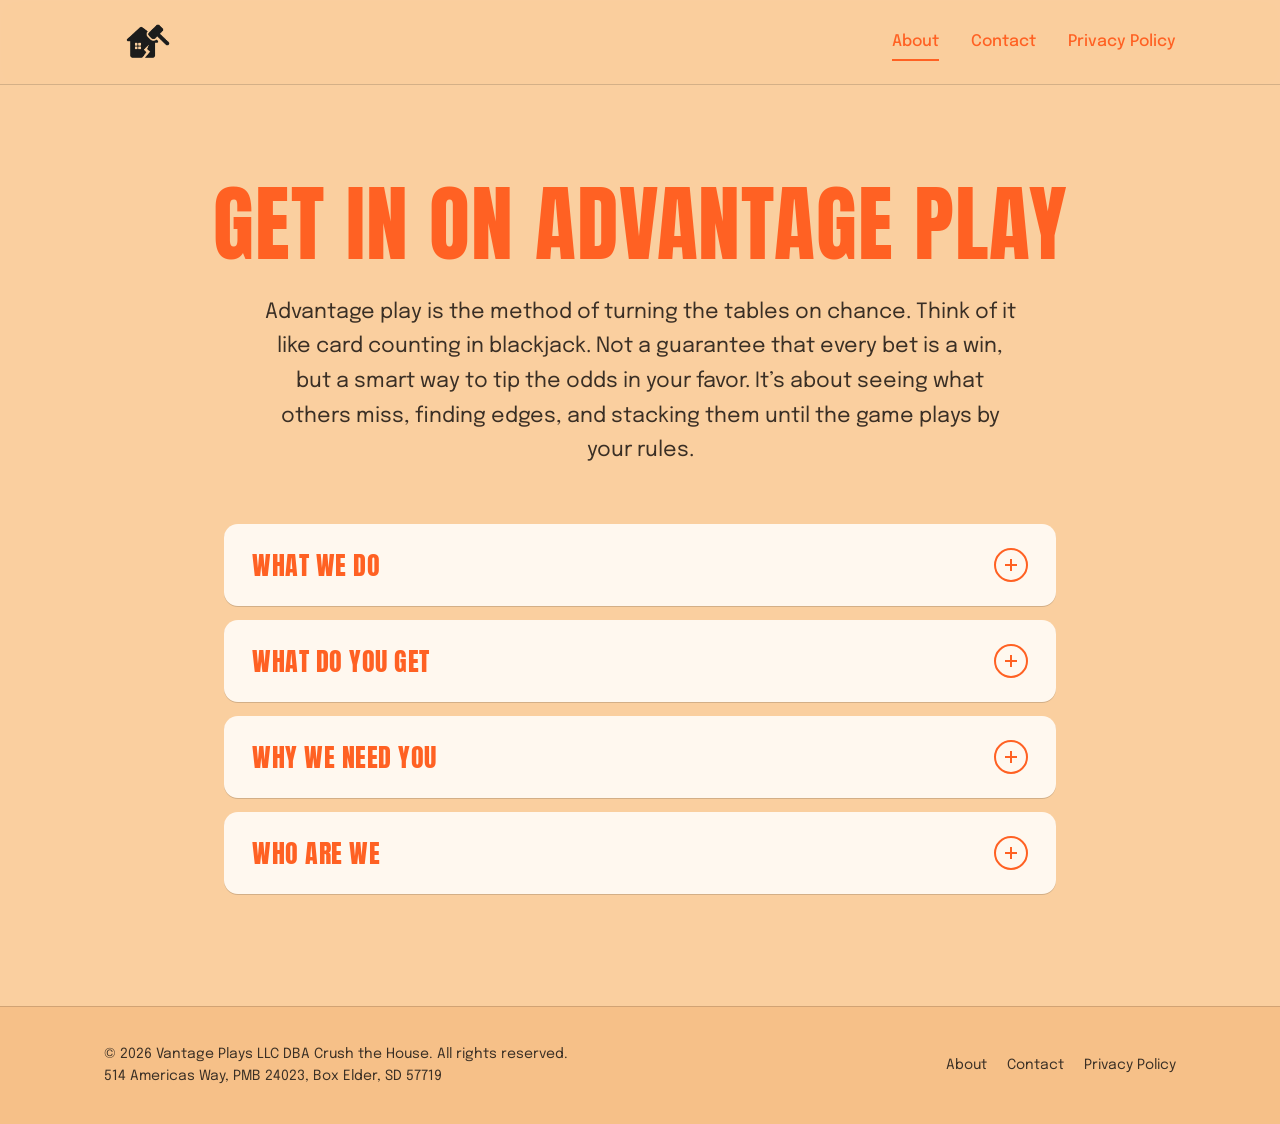
<file: index.html>
<!doctype html>
<html lang="en">
<head>
<meta charset="utf-8">
<meta name="viewport" content="width=device-width, initial-scale=1">
<title>Crush the House | Enhance Your Play Today - Learn More</title>
<meta name="description" content="Learn about Crush the House and discover strategies to improve your advantage play and maximize casino benefits with expert consulting services.">
<link rel="canonical" href="https://www.crushthehouse.com/">
<meta property="og:site_name" content="Crush the House">
<meta property="og:title" content="Crush the House | Enhance Your Play Today - Learn More">
<meta property="og:description" content="Learn about Crush the House and discover strategies to improve your advantage play and maximize casino benefits with expert consulting services.">
<meta property="og:type" content="website">
<meta property="og:url" content="https://www.crushthehouse.com/">
<meta property="og:image" content="https://www.crushthehouse.com/logo.webp">
<meta name="twitter:card" content="summary">
<link rel="icon" href="/logo.webp" type="image/webp">
<link rel="stylesheet" href="/styles.css">
</head>
<body>
<a class="skip" href="#page">Skip to Content</a>
<header class="site-header">
  <div class="container">
    <a class="logo" href="/" aria-label="Crush the House home">
      <img class="logo-house" src="/logo-house.webp" alt="" width="300" height="200">
      <img class="logo-hammer" src="/logo-hammer.webp" alt="" width="300" height="200">
    </a>
    <nav class="site-nav" aria-label="Main">
      <a href="/" aria-current="page">About</a>
      <a href="/contact">Contact</a>
      <a href="/new-page">Privacy Policy</a>
    </nav>
  </div>
</header>

<main id="page">
  <section class="hero container">
    <h1 class="display hero-title" aria-label="Get in on Advantage Play"><span class="word" style="--i:0" aria-hidden="true">Get</span> <span class="word" style="--i:1" aria-hidden="true">in</span> <span class="word" style="--i:2" aria-hidden="true">on</span> <span class="word accent" style="--i:3" aria-hidden="true">Advantage</span> <span class="word accent" style="--i:4" aria-hidden="true">Play</span></h1>
    <p class="lead">Advantage play is the method of turning the tables on chance. Think of it like card counting in blackjack. Not a guarantee that every bet is a win, but a smart way to tip the odds in your favor. It’s about seeing what others miss, finding edges, and stacking them until the game plays by your rules.</p>
  </section>

  <section class="accordion container">
      <details>
        <summary>What we do<span class="icon" aria-hidden="true"></span></summary>
        <div class="body"><p>Whenever someone says, “You can’t beat the house”, think again. Our consulting can help push you over the edge to find strategies, locations, and general business solutions to turn bets from a losing play to guaranteed income.</p></div>
      </details>
      <details>
        <summary>What do you get<span class="icon" aria-hidden="true"></span></summary>
        <div class="body"><p>We offer flexible plans to fit your style. Our core plan takes a passive approach where you remotely put in minimal time commitments (1-5 hours a month) and receive a steady monthly payout. For players who want more involvement in operations, we also provide consulting that allows you to be hands-on with the potential for a much higher upside.</p></div>
      </details>
      <details>
        <summary>Why we need you<span class="icon" aria-hidden="true"></span></summary>
        <div class="body"><p>We get it, this sounds like one of those too-good-to-be-true pitches. It’s not. There are real, legal strategies that exploit how casinos structure games and promotions, but those opportunities are limited and time-sensitive. We’ve personally been banned or restricted from most casinos for using these approaches, which is why we need reliable, committed players to put strategies into action. We’re not a charity. This is a business arrangement designed to be fair and transparent. You’re compensated for your time and skill, and we share the upside.</p></div>
      </details>
      <details>
        <summary>Who are we<span class="icon" aria-hidden="true"></span></summary>
        <div class="body"><p>We’re a team of dedicated professionals with deep ties to the advantage play community, giving us access to the latest strategies and proven methods to help you stay ahead.</p></div>
      </details>
  </section>
</main>

<footer class="site-footer">
  <div class="container">
    <p>© 2026 Vantage Plays LLC DBA Crush the House. All rights reserved.<br>514 Americas Way, PMB 24023, Box Elder, SD 57719</p>
    <nav aria-label="Footer">
      <a href="/">About</a>
      <a href="/contact">Contact</a>
      <a href="/new-page">Privacy Policy</a>
    </nav>
  </div>
</footer>
<script>
(() => {
  const logo = document.querySelector('.logo');
  if (!logo || matchMedia('(prefers-reduced-motion: reduce)').matches) return;
  const play = () => {
    if (logo.classList.contains('strike')) return;
    logo.classList.add('strike');
  };
  logo.querySelector('.logo-hammer').addEventListener('animationend', () => logo.classList.remove('strike'));
  logo.addEventListener('mouseenter', play);
  logo.addEventListener('focus', play);
  logo.addEventListener('touchstart', play, { passive: true });
  window.addEventListener('load', () => setTimeout(play, 300));
})();
</script>
<script>
(() => {
  // Smooth open/close for the accordion
  const reduce = matchMedia('(prefers-reduced-motion: reduce)').matches;
  document.querySelectorAll('.accordion details').forEach((d) => {
    const summary = d.querySelector('summary');
    const body = d.querySelector('.body');
    let anim = null;
    summary.addEventListener('click', (e) => {
      if (reduce) return;
      e.preventDefault();
      const opening = !d.open || d.classList.contains('closing');
      const start = d.open ? body.offsetHeight : 0;
      if (anim) anim.cancel();
      d.classList.remove('closing');
      if (opening) {
        d.open = true;
        const end = body.scrollHeight;
        anim = body.animate(
          [{ height: start + 'px', opacity: 0, transform: 'translateY(-6px)' },
           { height: end + 'px', opacity: 1, transform: 'none' }],
          { duration: 380, easing: 'cubic-bezier(.2, .7, .2, 1)' });
      } else {
        d.classList.add('closing');
        anim = body.animate(
          [{ height: start + 'px', opacity: 1 }, { height: '0px', opacity: 0 }],
          { duration: 280, easing: 'cubic-bezier(.4, 0, .2, 1)', fill: 'forwards' });
      }
      anim.onfinish = () => {
        if (!opening) { d.open = false; d.classList.remove('closing'); }
        const done = anim; anim = null;
        done.cancel();
      };
    });
  });
})();
</script>
</body>
</html>
</file>
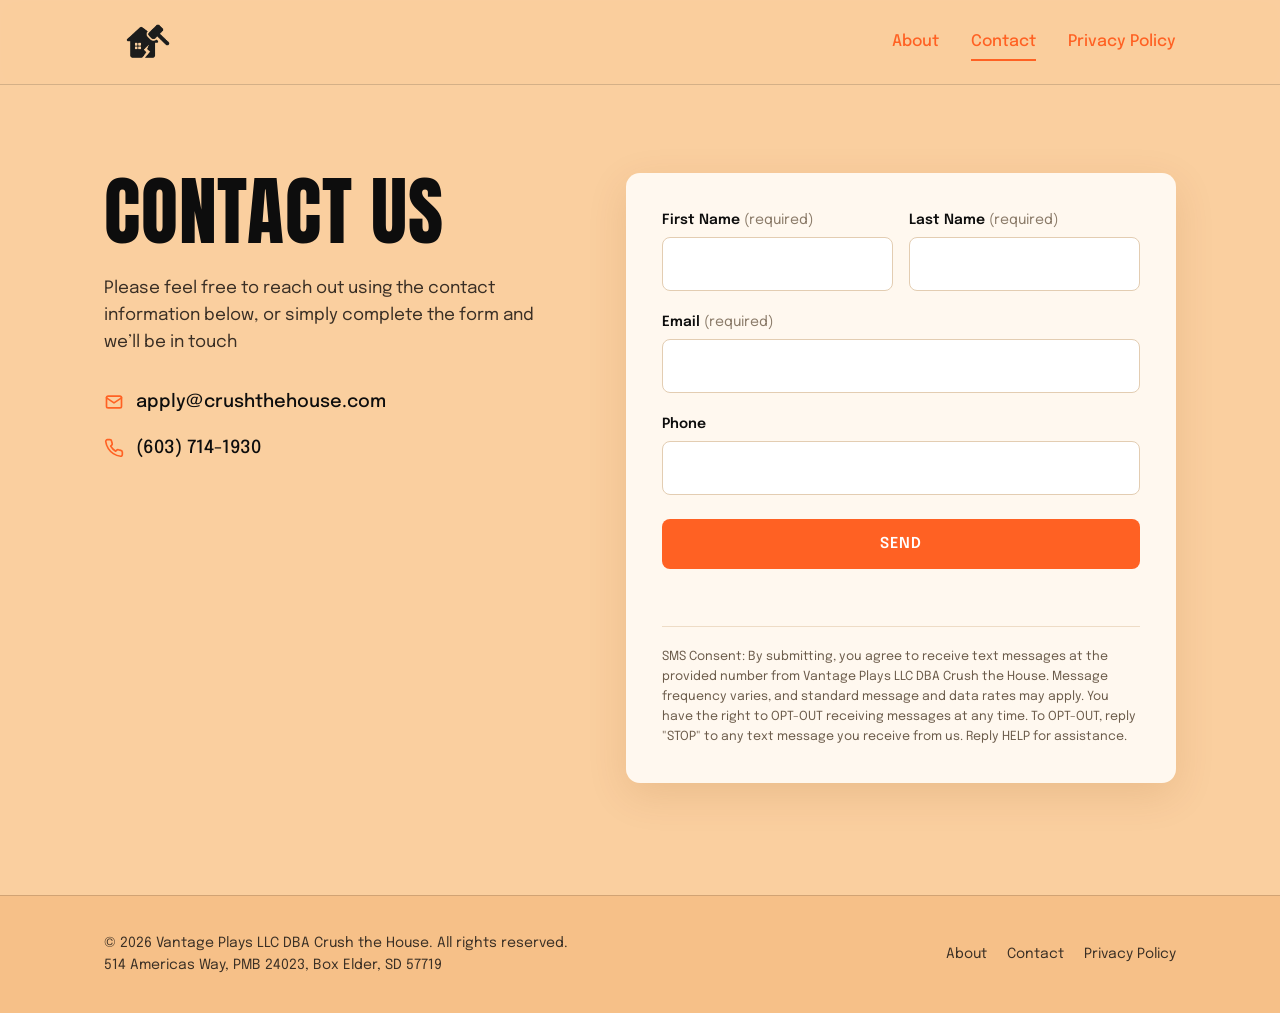
<file: contact.html>
<!doctype html>
<html lang="en">
<head>
<meta charset="utf-8">
<meta name="viewport" content="width=device-width, initial-scale=1">
<title>Contact | Connect with Us Now — Crush the House</title>
<meta name="description" content="Get in touch with Crush the House for inquiries or support. Fill out our contact form or use the provided details to connect with our team today.">
<link rel="canonical" href="https://www.crushthehouse.com/contact">
<meta property="og:site_name" content="Crush the House">
<meta property="og:title" content="Contact | Connect with Us Now — Crush the House">
<meta property="og:description" content="Get in touch with Crush the House for inquiries or support. Fill out our contact form or use the provided details to connect with our team today.">
<meta property="og:type" content="website">
<meta property="og:url" content="https://www.crushthehouse.com/contact">
<meta name="twitter:card" content="summary">
<link rel="icon" href="/logo.webp" type="image/webp">
<link rel="stylesheet" href="/styles.css">
</head>
<body>
<a class="skip" href="#page">Skip to Content</a>
<header class="site-header">
  <div class="container">
    <a class="logo" href="/" aria-label="Crush the House home">
      <img class="logo-house" src="/logo-house.webp" alt="" width="300" height="200">
      <img class="logo-hammer" src="/logo-hammer.webp" alt="" width="300" height="200">
    </a>
    <nav class="site-nav" aria-label="Main">
      <a href="/">About</a>
      <a href="/contact" aria-current="page">Contact</a>
      <a href="/new-page">Privacy Policy</a>
    </nav>
  </div>
</header>

<main id="page">
  <section class="contact container">
    <div>
      <h1 class="display">Contact Us</h1>
      <div class="intro">
        <p>Please feel free to reach out using the contact information below, or simply complete the form and we’ll be in touch</p>
      </div>
      <ul class="contact-links">
        <li><a href="mailto:apply@crushthehouse.com"><svg viewBox="0 0 24 24" fill="none" stroke="currentColor" stroke-width="2" stroke-linecap="round" stroke-linejoin="round"><rect x="3" y="5" width="18" height="14" rx="2"/><path d="m3 7 9 6 9-6"/></svg><span>apply@crushthehouse.com</span></a></li>
        <li><a href="tel:+16037141930"><svg viewBox="0 0 24 24" fill="none" stroke="currentColor" stroke-width="2" stroke-linecap="round" stroke-linejoin="round"><path d="M22 16.9v3a2 2 0 0 1-2.2 2 19.8 19.8 0 0 1-8.6-3.1 19.5 19.5 0 0 1-6-6A19.8 19.8 0 0 1 2.1 4.2 2 2 0 0 1 4.1 2h3a2 2 0 0 1 2 1.7c.1.9.4 1.8.7 2.7a2 2 0 0 1-.5 2.1L8 9.8a16 16 0 0 0 6 6l1.3-1.3a2 2 0 0 1 2.1-.4c.9.3 1.8.6 2.7.7a2 2 0 0 1 1.7 2z"/></svg><span>(603) 714-1930</span></a></li>
      </ul>
    </div>

    <div class="form-card">
      <form id="contact-form" action="/api/contact" method="post" novalidate>
        <div class="field">
          <div class="row">
            <div>
              <label for="fname">First Name <span class="req">(required)</span></label>
              <input id="fname" name="fname" type="text" autocomplete="given-name" required>
            </div>
            <div>
              <label for="lname">Last Name <span class="req">(required)</span></label>
              <input id="lname" name="lname" type="text" autocomplete="family-name" required>
            </div>
          </div>
        </div>
        <div class="field">
          <label for="email">Email <span class="req">(required)</span></label>
          <input id="email" name="email" type="email" autocomplete="email" required>
        </div>
        <div class="field">
          <label for="phone">Phone</label>
          <input id="phone" name="phone" type="tel" autocomplete="tel">
        </div>
        <!-- honeypot -->
        <input type="text" name="company" tabindex="-1" autocomplete="off" style="position:absolute;left:-9999px" aria-hidden="true">
        <button type="submit">Send</button>
        <div class="form-status" role="status" aria-live="polite"></div>
      </form>

      <p class="sms-consent">SMS Consent: By submitting, you agree to receive text messages at the provided number from Vantage Plays LLC DBA Crush the House. Message frequency varies, and standard message and data rates may apply. You have the right to OPT-OUT receiving messages at any time. To OPT-OUT, reply "STOP" to any text message you receive from us. Reply HELP for assistance.</p>
    </div>
  </section>
</main>

<footer class="site-footer">
  <div class="container">
    <p>© 2026 Vantage Plays LLC DBA Crush the House. All rights reserved.<br>514 Americas Way, PMB 24023, Box Elder, SD 57719</p>
    <nav aria-label="Footer">
      <a href="/">About</a>
      <a href="/contact">Contact</a>
      <a href="/new-page">Privacy Policy</a>
    </nav>
  </div>
</footer>

<script>
(() => {
  const form = document.getElementById('contact-form');
  const status = form.querySelector('.form-status');
  const btn = form.querySelector('button');
  form.addEventListener('submit', async (e) => {
    e.preventDefault();
    const data = Object.fromEntries(new FormData(form));
    if (!data.fname.trim() || !data.lname.trim() || !/^\S+@\S+\.\S+$/.test(data.email)) {
      status.textContent = 'Please fill in your first name, last name and a valid email.';
      return;
    }
    btn.disabled = true; status.textContent = 'Sending…';
    try {
      const r = await fetch('/api/contact', {
        method: 'POST', headers: { 'Content-Type': 'application/json' }, body: JSON.stringify(data)
      });
      if (!r.ok) throw new Error();
      form.reset();
      status.textContent = 'Thank you! We’ll be in touch.';
    } catch {
      status.textContent = 'Something went wrong. Please email apply@crushthehouse.com.';
    } finally { btn.disabled = false; }
  });
})();
</script>
<script>
(() => {
  const logo = document.querySelector('.logo');
  if (!logo || matchMedia('(prefers-reduced-motion: reduce)').matches) return;
  const play = () => {
    if (logo.classList.contains('strike')) return;
    logo.classList.add('strike');
  };
  logo.querySelector('.logo-hammer').addEventListener('animationend', () => logo.classList.remove('strike'));
  logo.addEventListener('mouseenter', play);
  logo.addEventListener('focus', play);
  logo.addEventListener('touchstart', play, { passive: true });
  window.addEventListener('load', () => setTimeout(play, 300));
})();
</script>
</body>
</html>
</file>
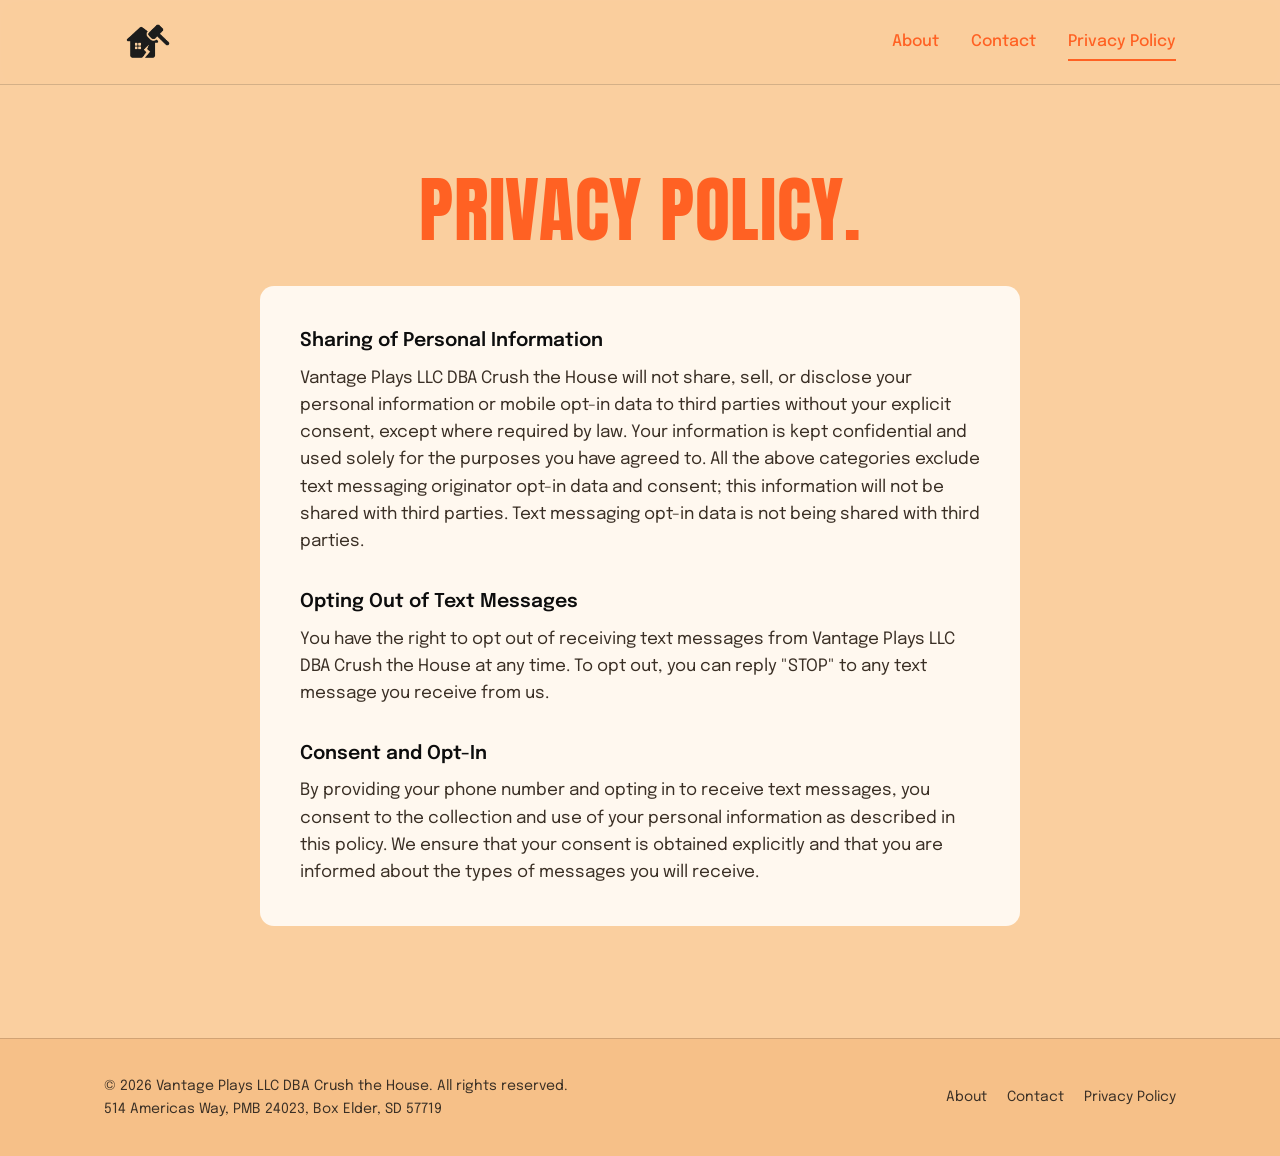
<file: new-page.html>
<!doctype html>
<html lang="en">
<head>
<meta charset="utf-8">
<meta name="viewport" content="width=device-width, initial-scale=1">
<title>Privacy Policy | Learn More &amp; Protect Your Privacy — Crush the House</title>
<meta name="description" content="Review our Privacy Policy to understand how we protect your personal information and your opt-in options with Crush the House.">
<link rel="canonical" href="https://www.crushthehouse.com/new-page">
<meta property="og:site_name" content="Crush the House">
<meta property="og:title" content="Privacy Policy | Learn More &amp; Protect Your Privacy — Crush the House">
<meta property="og:description" content="Review our Privacy Policy to understand how we protect your personal information and your opt-in options with Crush the House.">
<meta property="og:type" content="website">
<meta property="og:url" content="https://www.crushthehouse.com/new-page">
<meta name="twitter:card" content="summary">
<link rel="icon" href="/logo.webp" type="image/webp">
<link rel="stylesheet" href="/styles.css">
</head>
<body>
<a class="skip" href="#page">Skip to Content</a>
<header class="site-header">
  <div class="container">
    <a class="logo" href="/" aria-label="Crush the House home">
      <img class="logo-house" src="/logo-house.webp" alt="" width="300" height="200">
      <img class="logo-hammer" src="/logo-hammer.webp" alt="" width="300" height="200">
    </a>
    <nav class="site-nav" aria-label="Main">
      <a href="/">About</a>
      <a href="/contact">Contact</a>
      <a href="/new-page" aria-current="page">Privacy Policy</a>
    </nav>
  </div>
</header>

<main id="page">
  <section class="privacy container">
    <h1 class="display">Privacy policy.</h1>
    <div class="policy">
    <h2>Sharing of Personal Information</h2>
    <p>Vantage Plays LLC DBA Crush the House will not share, sell, or disclose your personal information or mobile opt-in data to third parties without your explicit consent, except where required by law. Your information is kept confidential and used solely for the purposes you have agreed to. All the above categories exclude text messaging originator opt-in data and consent; this information will not be shared with third parties. Text messaging opt-in data is not being shared with third parties.</p>

    <h2>Opting Out of Text Messages</h2>
    <p>You have the right to opt out of receiving text messages from Vantage Plays LLC DBA Crush the House at any time. To opt out, you can reply "STOP" to any text message you receive from us.</p>

    <h2>Consent and Opt-In</h2>
    <p>By providing your phone number and opting in to receive text messages, you consent to the collection and use of your personal information as described in this policy. We ensure that your consent is obtained explicitly and that you are informed about the types of messages you will receive.</p>
    </div>
  </section>
</main>

<footer class="site-footer">
  <div class="container">
    <p>© 2026 Vantage Plays LLC DBA Crush the House. All rights reserved.<br>514 Americas Way, PMB 24023, Box Elder, SD 57719</p>
    <nav aria-label="Footer">
      <a href="/">About</a>
      <a href="/contact">Contact</a>
      <a href="/new-page">Privacy Policy</a>
    </nav>
  </div>
</footer>
<script>
(() => {
  const logo = document.querySelector('.logo');
  if (!logo || matchMedia('(prefers-reduced-motion: reduce)').matches) return;
  const play = () => {
    if (logo.classList.contains('strike')) return;
    logo.classList.add('strike');
  };
  logo.querySelector('.logo-hammer').addEventListener('animationend', () => logo.classList.remove('strike'));
  logo.addEventListener('mouseenter', play);
  logo.addEventListener('focus', play);
  logo.addEventListener('touchstart', play, { passive: true });
  window.addEventListener('load', () => setTimeout(play, 300));
})();
</script>
</body>
</html>
</file>
<file: styles.css>
@import url('https://fonts.googleapis.com/css2?family=Anton&family=Epilogue:wght@400;500;600&display=swap');

:root {
  --bg: #facf9f;
  --bg-deep: #f6c088;
  --accent: #ff6123;
  --accent-dark: #e24c12;
  --ink: #0d0d0d;
  --ink-soft: #3a2f25;
  --line: rgba(13, 13, 13, .16);
  --card: #fff8ef;
  --max: 1120px;
  --radius: 14px;
}

*, *::before, *::after { box-sizing: border-box; }
html { scroll-behavior: smooth; }
html, body { margin: 0; }
body {
  background: var(--bg);
  color: var(--ink);
  font-family: 'Epilogue', system-ui, sans-serif;
  font-size: 17px;
  line-height: 1.6;
  -webkit-font-smoothing: antialiased;
  min-height: 100vh;
  display: flex; flex-direction: column;
}
main { flex: 1; }
a { color: inherit; }
:focus-visible { outline: 2px solid var(--accent); outline-offset: 3px; border-radius: 4px; }

.container { width: 100%; max-width: var(--max); margin: 0 auto; padding: 0 24px; }

.skip { position: absolute; left: -9999px; }
.skip:focus { left: 16px; top: 16px; background: var(--card); padding: 8px 12px; z-index: 20; }

/* ---------- Header ---------- */
.site-header {
  position: sticky; top: 0; z-index: 10;
  background: rgba(250, 207, 159, .92);
  backdrop-filter: saturate(140%) blur(8px);
  -webkit-backdrop-filter: saturate(140%) blur(8px);
  border-bottom: 1px solid var(--line);
}
.site-header .container {
  display: flex; align-items: center; justify-content: space-between;
  height: 84px;
}
.site-nav { display: flex; gap: 32px; }
.site-nav a {
  position: relative; color: var(--accent); text-decoration: none;
  font-weight: 500; font-size: 16px; padding: 6px 0;
}
.site-nav a::after {
  content: ''; position: absolute; left: 0; right: 0; bottom: 0; height: 2px;
  background: var(--accent); transform: scaleX(0); transform-origin: left;
  transition: transform .25s ease;
}
.site-nav a:hover::after, .site-nav a[aria-current="page"]::after { transform: scaleX(1); }

/* ---------- Type ---------- */
.display {
  font-family: 'Anton', Impact, sans-serif; font-weight: 400;
  text-transform: uppercase; letter-spacing: .01em; line-height: 1.02;
  color: var(--accent); margin: 0;
}

/* ---------- Home ---------- */
.hero { text-align: center; padding-top: 96px; padding-bottom: 56px; }
.hero h1 { font-size: clamp(44px, 7vw, 84px); }
.hero .lead {
  max-width: 760px; margin: 28px auto 0;
  font-size: clamp(18px, 2vw, 21px); line-height: 1.65; color: var(--ink-soft);
}

.accordion { max-width: 880px; margin: 0 auto 112px; }
.accordion details {
  background: var(--card); border-radius: var(--radius);
  margin-bottom: 14px; box-shadow: 0 1px 0 var(--line);
  transition: box-shadow .2s ease, transform .2s ease;
}
.accordion details:hover { box-shadow: 0 8px 24px rgba(120, 60, 10, .12); }
.accordion summary {
  list-style: none; cursor: pointer;
  display: flex; justify-content: space-between; align-items: center; gap: 16px;
  padding: 24px 28px;
  font-family: 'Anton', Impact, sans-serif; text-transform: uppercase; letter-spacing: .02em;
  color: var(--accent); font-size: clamp(20px, 2.4vw, 26px); line-height: 1.1;
}
.accordion summary::-webkit-details-marker { display: none; }
.accordion .icon {
  position: relative; flex: none; width: 34px; height: 34px; border-radius: 50%;
  border: 2px solid var(--accent); transition: background .3s ease, transform .38s cubic-bezier(.2, .7, .2, 1);
}
.accordion .icon::before, .accordion .icon::after {
  content: ''; position: absolute; left: 50%; top: 50%;
  width: 12px; height: 2px; background: var(--accent);
  transform: translate(-50%, -50%);
}
.accordion .icon::after { transform: translate(-50%, -50%) rotate(90deg); transition: opacity .2s; }
.accordion details[open]:not(.closing) .icon { background: var(--accent); transform: rotate(180deg); }
.accordion details[open]:not(.closing) .icon::before { background: var(--card); }
.accordion details[open]:not(.closing) .icon::after { opacity: 0; }
.accordion .body { overflow: hidden; }
.accordion .body p { padding: 0 28px 26px; }
.accordion .body p { margin: 0; color: var(--ink-soft); max-width: 68ch; }

/* ---------- Contact ---------- */
.contact {
  display: grid; grid-template-columns: 5fr 6fr; gap: 64px; align-items: start;
  padding-top: 88px; padding-bottom: 112px;
}
.contact h1 { font-size: clamp(44px, 6vw, 76px); color: var(--ink); }
.contact .intro { margin-top: 24px; color: var(--ink-soft); max-width: 440px; }
.contact-links { list-style: none; padding: 0; margin: 32px 0 0; display: grid; gap: 12px; }
.contact-links a {
  display: inline-flex; align-items: center; gap: 12px;
  text-decoration: none; font-weight: 500; font-size: 18px;
}
.contact-links a:hover span { color: var(--accent); }
.contact-links svg { width: 20px; height: 20px; flex: none; color: var(--accent); }

.form-card {
  background: var(--card); border-radius: var(--radius); padding: 36px;
  box-shadow: 0 12px 40px rgba(120, 60, 10, .12);
}
.form-card .row { display: grid; grid-template-columns: 1fr 1fr; gap: 16px; }
.form-card .field { margin-bottom: 20px; }
.form-card label { display: block; margin-bottom: 6px; font-size: 14px; font-weight: 600; }
.form-card .req { font-weight: 400; color: #8a7a68; }
.form-card input {
  width: 100%; padding: 13px 14px; font: inherit; font-size: 16px; color: var(--ink);
  background: #fff; border: 1px solid #e3cdb2; border-radius: 8px;
  transition: border-color .15s, box-shadow .15s;
}
.form-card input:focus { outline: none; border-color: var(--accent); box-shadow: 0 0 0 3px rgba(255, 97, 35, .18); }
.form-card button {
  width: 100%; margin-top: 4px;
  background: var(--accent); color: #fff; border: 0; border-radius: 8px;
  font: 600 15px 'Epilogue', sans-serif; letter-spacing: .08em; text-transform: uppercase;
  padding: 17px 24px; cursor: pointer; transition: background .15s, transform .1s;
}
.form-card button:hover { background: var(--accent-dark); }
.form-card button:active { transform: translateY(1px); }
.form-card button:disabled { opacity: .6; cursor: default; }
.form-status { margin-top: 12px; min-height: 1.4em; font-size: 15px; text-align: center; }
.sms-consent {
  font-size: 12.5px; line-height: 1.6; color: #6b5b4a;
  margin: 24px 0 0; padding-top: 20px; border-top: 1px solid #eedcc6;
}

/* ---------- Privacy ---------- */
.privacy { padding-top: 88px; padding-bottom: 112px; }
.privacy h1 { font-size: clamp(40px, 6vw, 72px); text-align: center; }
.privacy .policy {
  max-width: 760px; margin: 40px auto 0;
  background: var(--card); border-radius: var(--radius); padding: 40px;
}
.privacy h2 { font-size: 19px; font-weight: 600; margin: 0 0 8px; }
.privacy p { margin: 0 0 32px; color: var(--ink-soft); }
.privacy p:last-child { margin-bottom: 0; }

/* ---------- Footer ---------- */
.site-footer { border-top: 1px solid var(--line); background: var(--bg-deep); }
.site-footer .container {
  display: flex; justify-content: space-between; align-items: center; gap: 24px;
  padding-top: 36px; padding-bottom: 36px; font-size: 14px; color: var(--ink-soft);
}
.site-footer p { margin: 0; }
.site-footer nav { display: flex; gap: 20px; }
.site-footer nav a { text-decoration: none; }
.site-footer nav a:hover { color: var(--accent); }

/* ---------- Mobile ---------- */
@media (max-width: 820px) {
  .contact { grid-template-columns: 1fr; gap: 40px; padding-top: 56px; padding-bottom: 80px; }
  .site-footer .container { flex-direction: column; text-align: center; }
}
@media (max-width: 560px) {
  body { font-size: 16px; }
  .site-header .container { height: 68px; }
  .site-nav { gap: 18px; }
  .site-nav a { font-size: 14.5px; }
  .hero { padding-top: 56px; padding-bottom: 36px; }
  .accordion summary { padding: 20px; }
  .accordion .body p { padding: 0 20px 22px; }
  .accordion .icon { width: 30px; height: 30px; }
  .form-card, .privacy .policy { padding: 24px; }
  .form-card .row { grid-template-columns: 1fr; gap: 0; }
  .form-card .row > div { margin-bottom: 20px; }
  .privacy, .contact { padding-top: 48px; }
}

/* ---------- Logo hammer animation ---------- */
.logo { position: relative; display: block; width: 84px; aspect-ratio: 3 / 2; }
.logo img { position: absolute; inset: 0; width: 100%; height: 100%; }
.logo-hammer { transform-origin: 76% 54%; }       /* pivot at the end of the handle */
.logo-house  { transform-origin: 46% 78%; }
.logo.strike .logo-hammer { animation: hammer-strike .75s cubic-bezier(.3, 0, .2, 1) both; }
.logo.strike .logo-house  { animation: house-jolt .75s ease-out both; }

@keyframes hammer-strike {
  0%   { transform: rotate(0deg); }
  38%  { transform: rotate(34deg); }                                   /* wind up */
  52%  { transform: rotate(-7deg); animation-timing-function: ease-out; } /* impact */
  64%  { transform: rotate(4deg); }
  78%  { transform: rotate(-1.5deg); }
  100% { transform: rotate(0deg); }
}
@keyframes house-jolt {
  0%, 50% { transform: none; }
  55%  { transform: translate(-2px, 1px) rotate(-3deg) scale(.97, 1.02); }
  66%  { transform: translate(1px, 0) rotate(1.5deg); }
  80%  { transform: rotate(-.5deg); }
  100% { transform: none; }
}
@media (max-width: 560px) { .logo { width: 62px; } }

/* ---------- Headline animation ---------- */
.hero-title .word { display: inline-block; }
.hero-title .accent { color: var(--accent); }
@media (prefers-reduced-motion: no-preference) {
  .hero-title .word {
    opacity: 0;
    animation: word-slam .55s cubic-bezier(.2, .9, .25, 1.25) both;
    animation-delay: calc(150ms + var(--i) * 110ms);
  }
  .hero-title { animation: title-shake .35s ease-out 840ms both; }
  .hero .lead { animation: fade-up .7s ease-out 900ms both; }
  .accordion details { animation: fade-up .6s ease-out both; }
  .accordion details:nth-child(1) { animation-delay: 1050ms; }
  .accordion details:nth-child(2) { animation-delay: 1130ms; }
  .accordion details:nth-child(3) { animation-delay: 1210ms; }
  .accordion details:nth-child(4) { animation-delay: 1290ms; }
}
@keyframes word-slam {
  0%   { opacity: 0; transform: translateY(-38px) scale(1.35) rotate(-4deg); filter: blur(6px); }
  60%  { opacity: 1; filter: blur(0); }
  100% { opacity: 1; transform: none; }
}
@keyframes title-shake {
  0%, 100% { transform: none; }
  25% { transform: translate(-3px, 2px); }
  50% { transform: translate(3px, -1px); }
  75% { transform: translate(-1px, 1px); }
}
@keyframes fade-up {
  from { opacity: 0; transform: translateY(14px); }
  to   { opacity: 1; transform: none; }
}
</file>
